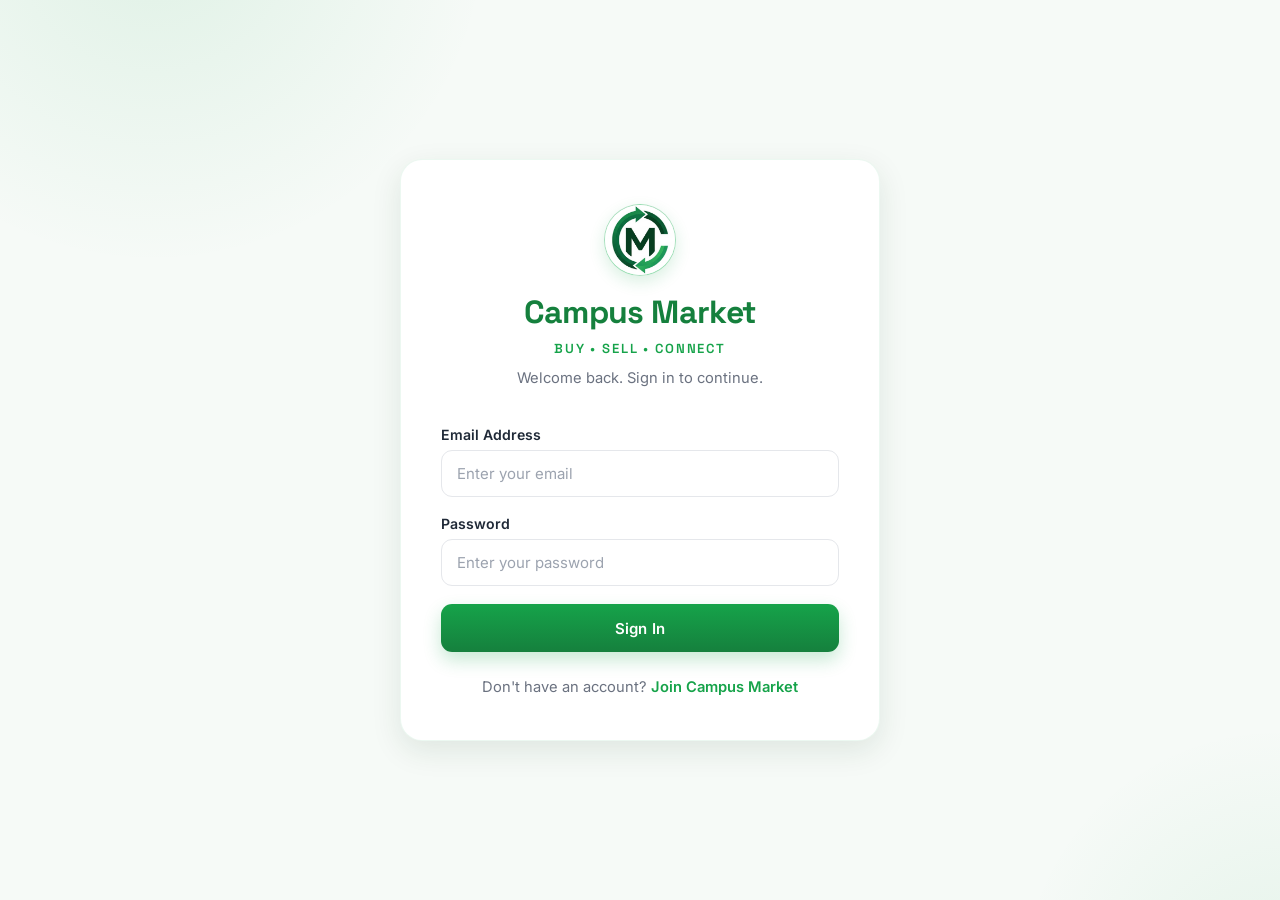
<file: login.html>
<!DOCTYPE html>
<html lang="en">
<head>
    <meta charset="UTF-8">
    <meta name="viewport" content="width=device-width, initial-scale=1.0">
    <title>Sign In | Campus Market</title>
    <link rel="icon" href="icons/icon-512.png">
    <link rel="stylesheet" href="assets/css/auth.css">
</head>
<body>
    <main class="auth-container">
        <section class="auth-card">
            <div class="brand">
                <div class="">
                    <img src="assets/images/image.png" class="brand-icon">
                </div>
                <h1>  Campus Market </h1>
                <h2> Buy • Sell • Connect </h2>
                <p> Welcome back. Sign in to continue. </p>
            </div>
            <div id="toast"></div>
            <form id="loginForm">
                <div class="form-group">
                    <label for="email"> Email Address </label>
                    <input type="email" id="email" placeholder="Enter your email" required>
                </div>
                <div class="form-group">
                    <label for="password"> Password </label>
                     <input type="password" id="password" placeholder="Enter your password" required>
                </div>
                <button type="submit" id="loginBtn"> Sign In </button>
            </form>
            <p class="auth-footer">
                Don't have an account? <a href="register.html">Join Campus Market</a>
            </p>
        </section>
    </main>
    <script src="assets/js/login.js"></script>
    <script src="assets/js/pwa.js"></script>
</body>
</html>
</file>
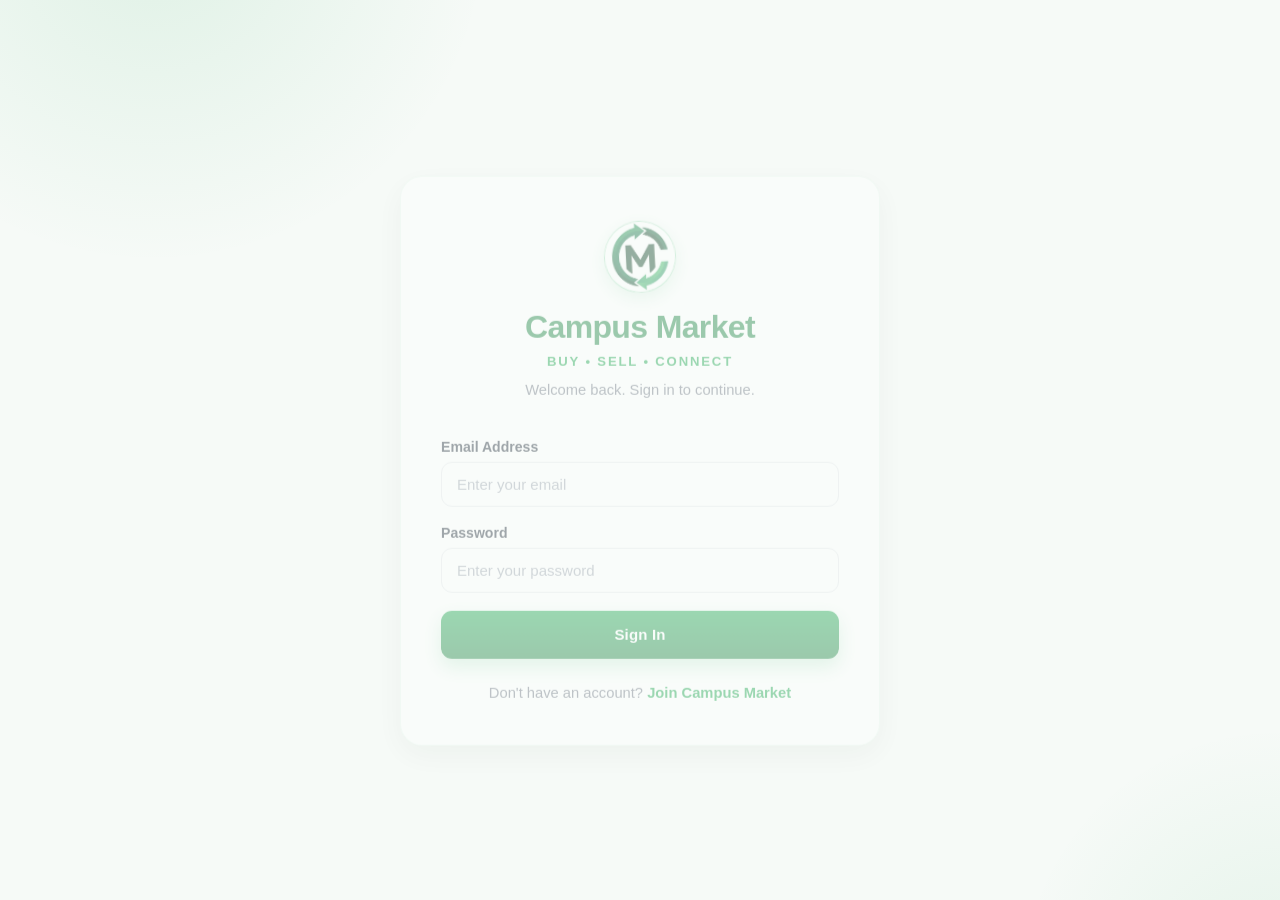
<file: marketplace.html>
<!DOCTYPE html>
<html lang="en">
<head>
    <meta charset="UTF-8">
    <meta name="viewport" content="width=device-width, initial-scale=1.0">
    <title>Campus Market</title>
    <link rel="icon" href="icons/icon-512.png">
    <link rel="stylesheet" href="assets/css/marketplace.css">
    <link rel="manifest" href="manifest.json">
    <meta name="theme-color" content="#00B074">
</head>
<body>
    <header class="navbar">
        <div class="left">
            <div class="logo"><img src="assets/images/image.png" alt="" class="logo-mark">Campus Market</div>
        </div>

        <div class="center">
            <input id="searchInput" placeholder ="Search listings...."/>
        </div>

        <div class="right nav">
            <a href="marketplace.html">Home</a>
            <a href="sell.html">Sell</a>
            <a href="profile.html">My Listings</a>
            <button id="logout">logout</button>
        </div>
    </header>

    <div class="filters">
        <button class="filter-btn" data-category="">All Categories</button>
        <button class="filter-btn" data-category="electronics">Electronics</button>
        <button class="filter-btn" data-category="books">Books</button>
        <button class="filter-btn" data-category="phones">Phones</button>
        <button class="filter-btn" data-category="laptops">Laptops</button>
        <button class="filter-btn" data-category="gadgets">Gadgets</button>
        <button class="filter-btn" data-category="fashion">Fashion</button>
        <button class="filter-btn" data-category="bags">Bags</button>
        <button class="filter-btn" data-category="shoes">Shoes</button>
        <button class="filter-btn" data-category="costmetics">Cosmetics</button>
        <button class="filter-btn" data-category="jewelries">Jewelries</button>
        <button class="filter-btn" data-category="food">Food</button>
        <button class="filter-btn" data-category="others">Others</button>
    </div>


    <div id="listingsContainer">

    </div>

    <div id="disclaimer-modal" class="disclaimer-overlay">
        <div class="disclaimer-box">
            <h2>⚠️ Before you Trade</h2>

            <p>
                Welcome to <strong>Campus Market</strong>.
            </p>

            <ul>
                <li>Inspect every item carefully before payment.</li>
                <li>Meet buyers and sellers in a safe public location.</li>
                <li>Campus Market is not responsible for transactions between users.</li>
                <li>Report suspicious users or listings immediately via our WhatsApp channel.</li>
                <li>Payment should be made only after inspecting the item (payment on delivery).</li>
            </ul>

            <p class="disclaimer-footer">
                By continuing, you acknowledge these guidelines and agree to trade responsibly.
            </p>

            <a class="community-link"
            href="https://whatsapp.com/channel/0029Vb8qMPR30LKX75o5kK0P"
            target="_blank"
            rel="noopener noreferrer">
                📢 Join our WhatsApp Channel for updates
            </a>

            <button id="continue-btn"> Continue </button>
        </div>
    </div>

    <script src="assets/js/auth.js"></script>
    <script src="assets/js/marketplace.js"></script>
    <script src="assets/js/pwa.js"></script>
</body>
</html>
</file>
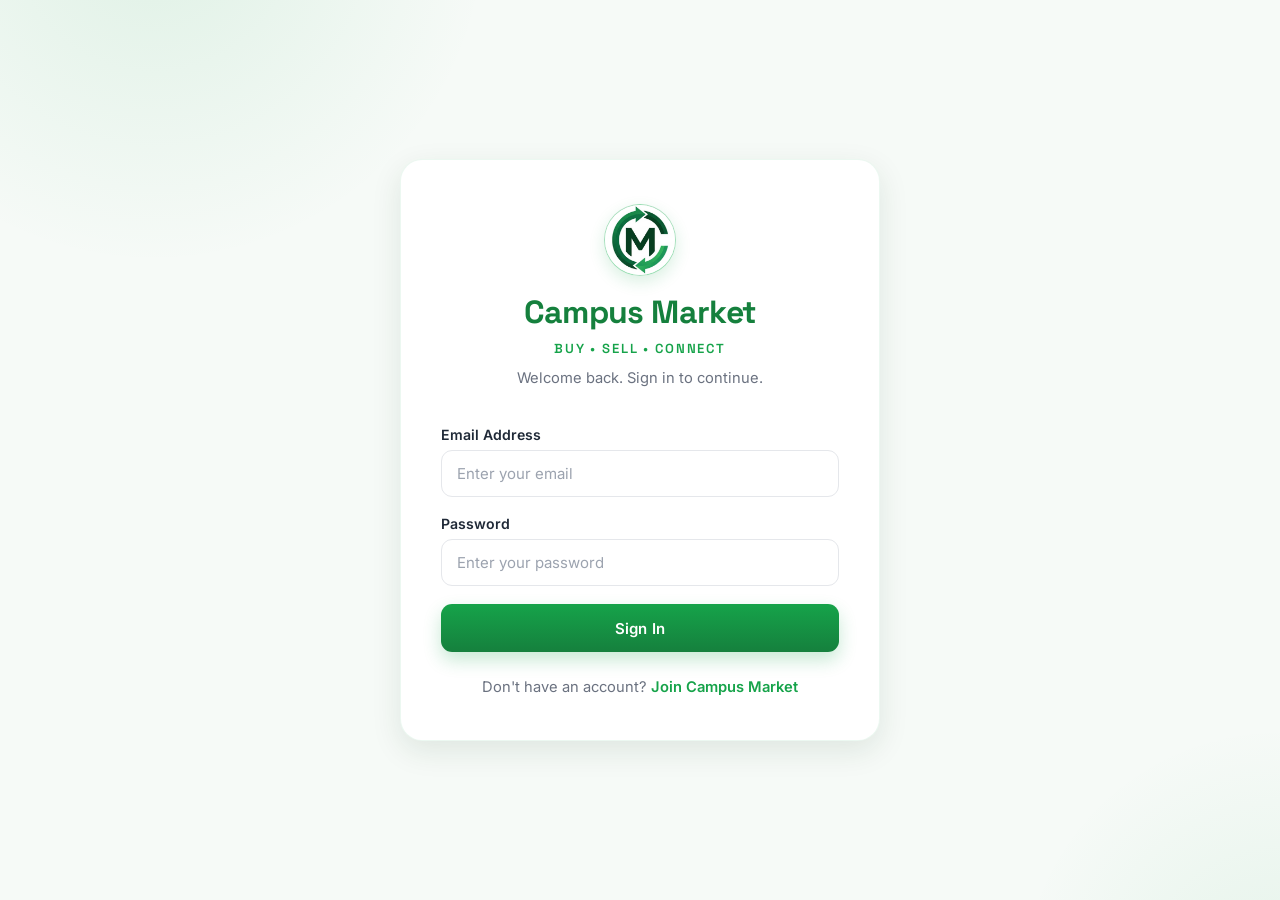
<file: profile.html>
<!DOCTYPE html>
<html lang="en">
<head>
    <meta charset="UTF-8">
    <meta name="viewport" content="width=device-width, initial-scale=1.0">
    <title>My Listings</title>
    <link rel="icon" href="icons/icon-512.png">
    <link rel="stylesheet" href="assets/css/profile.css">
    <link rel="stylesheet" href="assets/css/delete.css">
    <link rel="stylesheet" href="assets/css/navbar.css">
</head>
<body>
    <header class="navbar">
        <div class="left">
            <div class="logo"><a href="marketplace.html"><span> < </span> My listings</a></div>
        </div>
    </header>

    <div id="toast"></div>

    <div id="deleteModal" class="modal-overlay">
        <div class="modal">
            <div class="modal-icon">
                D
            </div>

            <h2>Delete Listing?</h2>
            <p>This action cannot be undone</p>

            <div class="modal-buttons">
                <button id="cancelDelete" class="cancel-btn">Cancel</button>
                <button id="confirmDelete" class="delete-btn">Delete</button>
            </div>
        </div>
    </div>
    <div id="myListingsContainer"></div>
    <script src="assets/js/auth.js"></script>
    <script src="assets/js/profile.js"></script>
    <script src="assets/js/pwa.js"></script>
</body>
</html>
</file>
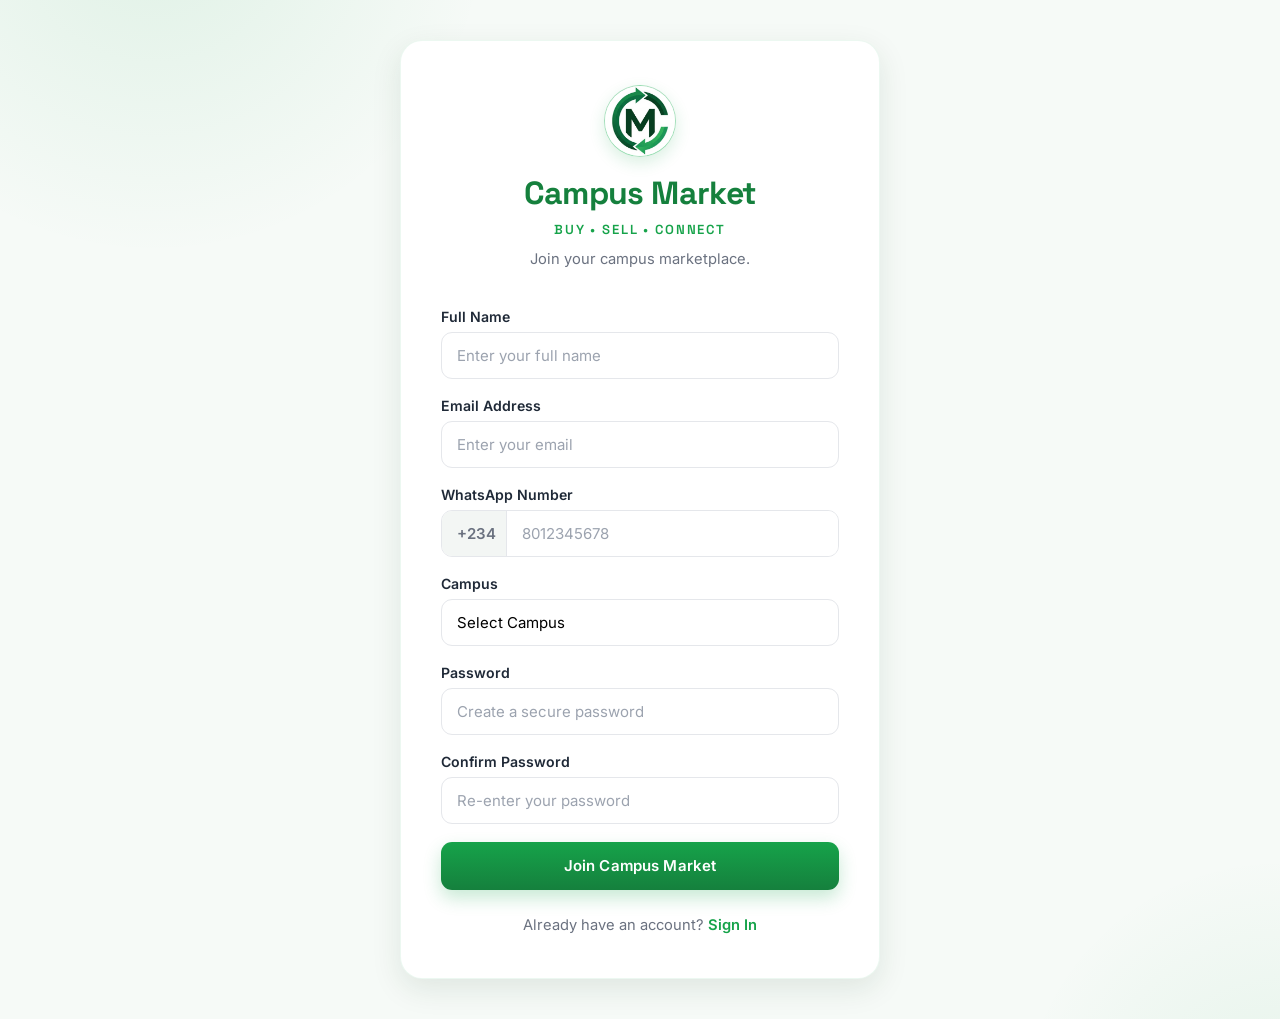
<file: register.html>
<!DOCTYPE html>
<html lang="en">
<head>
    <meta charset="UTF-8">
    <meta name="viewport" content="width=device-width, initial-scale=1.0">
    <title>Join Campus Market</title>
    <link rel="icon" href="icons/icon-512.png">
    <link rel="stylesheet" href="assets/css/auth.css">
</head>
<body>
    <main class="auth-container">

        <section class="auth-card">
            <div class="brand">
                <div class="">
                    <img src="assets/images/image.png" class="brand-icon">
                </div>
                <h1> Campus Market </h1>
                <h2> Buy • Sell • Connect </h2>
                <p> Join your campus marketplace. </p>
            </div>

            <div id="toast"></div>
            <form id="registerForm">
                <div class="form-group">
                    <label for="name"> Full Name </label>
                    <input type="text" id="name" name="name" placeholder="Enter your full name">
                </div>

                <div class="form-group">
                    <label for="email"> Email Address </label>
                    <input type="" id="email" name="email" placeholder="Enter your email">
                </div>
                
                <div class="form-group">
                    <label for="phone"> WhatsApp Number </label>
                    <div class="phone-input-wrap">
                        <span class="phone-prefix">+234</span>
                        <input type="tel" id="phone" name="phone" placeholder="8012345678" maxlength="10" inputmode="numeric">
                    </div>
                </div>
                
                <div class="form-group">
                    <label for="campus"> Campus </label>
                    <select id="campus" name="campus">
                        <option value=""> Select Campus </option>
                        <option value="ABU"> Ahmadu Bello University (ABU) </option>
                    </select>
                </div>
                
                <div class="form-group">
                    <label for="password"> Password </label>
                    <input type="password" id="password" name="password" placeholder="Create a secure password">
                    <div id="passwordRules" class="password-rules">
                        <p id="lengthRule"> ○ At least 8 characters </p>
                        <p id="upperRule"> ○ One uppercase letter </p>
                        <p id="lowerRule"> ○ One lowercase letter </p>
                        <p id="numberRule"> ○ One number </p>
                        <p id="specialRule"> ○ One special character </p>
                    </div>
                </div>
                
                <div class="form-group">
                    <label for="confirmPassword"> Confirm Password </label>
                    <input type="password" id="confirmPassword" name="confirmPassword" placeholder="Re-enter your password">
                    <small id="passwordMatch"></small>
                </div>
                <button type="submit" id="registerBtn"> Join Campus Market </button>
            </form>
            
            <p class="auth-footer"> Already have an account? <a href="login.html"> Sign In </a> </p>
        </section>
    </main>
    <script src="assets/js/register.js"></script>
    <script src="assets/js/pwa.js"></script>
</body>
</html>
</file>
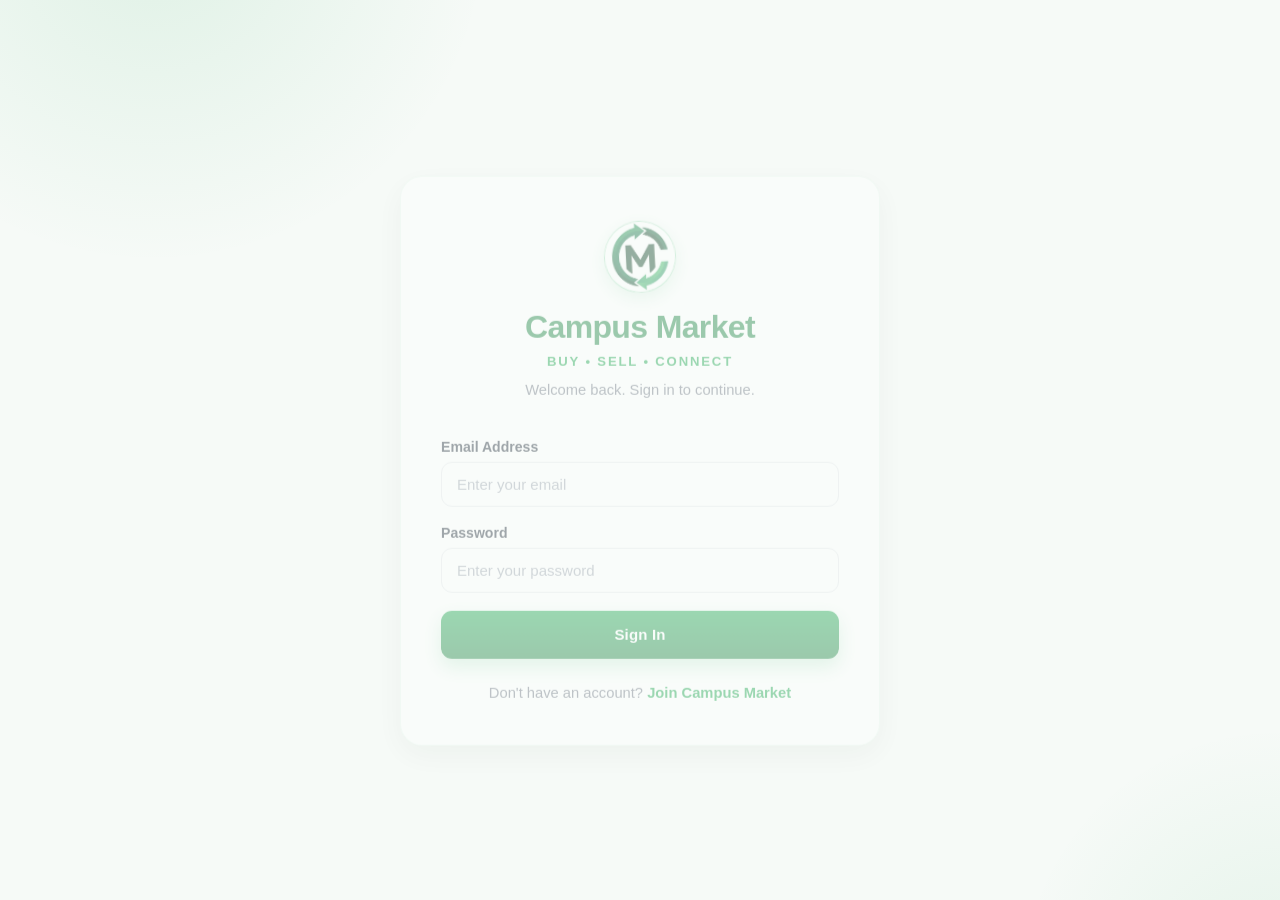
<file: sell.html>
<!DOCTYPE html>
<html lang="en">
<head>
    <meta charset="UTF-8">
    <meta name="viewport" content="width=device-width, initial-scale=1.0">
    <title>Create Listing</title>
    <link rel="icon" href="icons/icon-512.png">
    <link rel="stylesheet" href="assets/css/sell.css">
    <link rel="stylesheet" href="assets/css/navbar.css">
</head>
<body>
    <header class="navbar">
        <div class="left">
            <div class="logo"><a href="marketplace.html"> <span> < </span> Create Listing</a></div>
        </div>
    </header>
    
    <div class="create-container">

        <h1>Sell something</h1>

        <form id="listingForm">
            <div id="toast"></div>
            <label for="image" class="upload-box">
                <span>📷 Upload Image</span>
            </label>
            <input type="file" id="image" name="image" accept="image/*" hidden required>

            <label>Title</label>
            <input type="text" id="title" required>

            <label>Description</label>
            <textarea id="description" required></textarea>

            <label>Price</label>
            <input type="number" id="price" required min="0" max="999999999">

            <label>Select Category</label>
            <div class="category-options">
                <button class="category-btn" data-category="Electronics" type="button">Electronics</button>
                <button class="category-btn" data-category="Books" type="button">Books</button>
                <button class="category-btn" data-category="Phones" type="button">Phones</button>
                <button class="category-btn" data-category="Laptops" type="button">Laptops</button>
                <button class="category-btn" data-category="Gadgets" type="button">Gadgets</button>
                <button class="category-btn" data-category="Fashion" type="button">Fashion</button>
                <button class="category-btn" data-category="Bags" type="button">Bags</button>
                <button class="category-btn" data-category="Shoes" type="button">Shoes</button>
                <button class="category-btn" data-category="Costmetics" type="button">Costmetics</button>
                <button class="category-btn" data-category="Jewelries" type="button">Jewelries</button>
                <button class="category-btn" data-category="Clothing" type="button">Clothing</button>
                <button class="category-btn" data-category="Food" type="button">Food</button>
                <button class="category-btn" data-category="Others" type="button">Others</button>
            </div>
            
            <div class="submit">
                <button type="submit" class="create-btn" id="sellBtn"> Create Listing</button>
            </div>
        </form>
    </div>
    <script src="assets/js/auth.js"></script>
    <script src="assets/js/imageCompression.js"></script>
    <script src="assets/js/sell.js"></script>
    <script src="assets/js/pwa.js"></script>
</body>
</html>
</file>
<file: assets/css/auth.css>
/* ==========GOOGLE FONTS========== */
@import url("https://fonts.googleapis.com/css2?family=Space+Grotesk:wght@500;600;700&family=Inter:wght@300;400;500;600;700&display=swap");

/* ==========VARIABLES========== */
:root{
    --primary:#16A34A;
    --primary-dark:#15803D;
    --primary-light:#DCFCE7;
    --background:#F6FAF7;
    --white:#FFFFFF;
    --text:#1F2937;
    --text-light:#6B7280;
    --border:#E5E7EB;
    --success:#22C55E;
    --danger:#EF4444;
    --shadow: 0 10px 30px rgba(15,61,34,.10);
    --shadow-lg: 0 20px 50px rgba(15,61,34,.14);
    --radius: 14px;
    --font-display:"Space Grotesk", "Inter", sans-serif;
    --font-body:"Inter", sans-serif;
}

/* ==========RESET========== */
*{
    margin:0;
    padding:0;
    box-sizing:border-box;
}

@media (prefers-reduced-motion: reduce){
    *{
        animation-duration:.001ms !important;
        animation-iteration-count:1 !important;
        transition-duration:.001ms !important;
    }
}

/* =========BODY========== */
body{
    font-family:var(--font-body);
    background:
        radial-gradient(560px circle at 12% -8%, rgba(22,163,74,.10), transparent 60%),
        radial-gradient(480px circle at 100% 110%, rgba(22,163,74,.08), transparent 55%),
        var(--background);
    color:var(--text);
    -webkit-font-smoothing:antialiased;
}

/* ==========CONTAINER (mobile-first)========== */
.auth-container{
    min-height:100vh;
    display:flex;
    justify-content:center;
    align-items:center;
    padding:28px 16px;
}

/* ==========CARD========== */
.auth-card{
    width:100%;
    max-width:440px;
    background:var(--white);
    border-radius:20px;
    padding:30px 22px;
    box-shadow:var(--shadow);
    border:1px solid rgba(22,163,74,.08);
    animation:fadeUp .5s cubic-bezier(.22,1,.36,1);
}

/* ==========BRAND========== */
.brand{
    text-align:center;
    margin-bottom:30px;
}

/* Elegant circular placeholder, ready to receive a logo image */
.brand-icon{
    width:64px;
    height:64px;
    margin:0 auto 16px;
    display:flex;
    align-items:center;
    justify-content:center;
    font-size:1.9rem;
    line-height:1;
    background:
        linear-gradient(180deg, var(--white), var(--primary-light));
    border:1.5px solid rgba(22,163,74,.35);
    border-radius:50%;
    box-shadow:
        0 6px 16px rgba(22,163,74,.16),
        inset 0 0 0 4px rgba(255,255,255,.6);
    animation:sway 5s ease-in-out infinite;
}

.brand h1{
    font-family:var(--font-display);
    color:var(--primary-dark);
    font-size:1.7rem;
    font-weight:700;
    letter-spacing:-.02em;
    margin-bottom:8px;
}

.brand h2{
    font-family:var(--font-display);
    font-size:.82rem;
    font-weight:600;
    color:var(--primary);
    text-transform:uppercase;
    margin-bottom:10px;
    letter-spacing:.14em;
}

.brand p{
    color:var(--text-light);
    line-height:1.6;
    font-size:.92rem;
}

/* ==========FORM GROUP========== */
.form-group{
    margin-bottom:18px;
}

/* ==========LABEL========== */
label{
    display:block;
    margin-bottom:7px;
    font-weight:600;
    font-size:.88rem;
}

/* ==========INPUTS========== */
input,
select{
    width:100%;
    padding:13px 15px;
    border:1.5px solid var(--border);
    border-radius:11px;
    outline:none;
    font-size:15px;
    font-family:var(--font-body);
    transition:border-color .2s ease, box-shadow .2s ease, transform .15s ease;
    background:var(--white);
    -webkit-appearance:none;
    appearance:none;
}

input:hover,
select:hover{
    border-color:#C7D2CB;
}

input:focus,
select:focus{
    border-color:var(--primary);
    box-shadow: 0 0 0 4px rgba(22,163,74,.14);
}

/* ==========PLACEHOLDER========== */
input::placeholder{
    color:#9CA3AF;
}

/* ==========PHONE INPUT (fixed +234 prefix)========== */
.phone-input-wrap{
    display:flex;
    align-items:stretch;
    border:1.5px solid var(--border);
    border-radius:11px;
    overflow:hidden;
    background:var(--white);
    transition:border-color .2s ease, box-shadow .2s ease;
}

.phone-input-wrap:hover{
    border-color:#C7D2CB;
}

.phone-input-wrap:focus-within{
    border-color:var(--primary);
    box-shadow: 0 0 0 4px rgba(22,163,74,.14);
}

.phone-prefix{
    display:flex;
    align-items:center;
    padding:13px 10px 13px 15px;
    font-size:15px;
    font-weight:600;
    color:var(--text-light);
    background:#F3F6F4;
    border-right:1.5px solid var(--border);
    user-select:none;
    white-space:nowrap;
}

.phone-input-wrap input{
    border:none;
    border-radius:0;
    flex:1;
    min-width:0;
}

.phone-input-wrap input:focus{
    box-shadow:none;
}

.phone-input-wrap.input-error{
    border-color:#ef4444;
}

/* ==========PASSWORD RULES========== */
.password-rules{
    margin-top:10px;
    padding:10px 12px;
    background:#FAFDFB;
    border:1px dashed var(--border);
    border-radius:10px;
}

.password-rules p{
    font-size:13px;
    color:var(--text-light);
    margin-bottom:6px;
    transition:color .25s ease, transform .2s ease;
}

.password-rules p:last-child{
    margin-bottom:0;
}

/* JS adds this class */
.password-rules .valid{
    color:var(--success);
    font-weight:600;
    transform:translateX(2px);
}

/* ========PASSWORD MATCH========== */
#passwordMatch{
    display:block;
    margin-top:8px;
    font-size:13px;
    font-weight:500;
}

/* ==========BUTTON========== */
button{
    width:100%;
    padding:14px;
    border:none;
    border-radius:11px;
    background:var(--primary);
    background:linear-gradient(180deg, var(--primary), var(--primary-dark));
    color:white;
    font-family:var(--font-body);
    font-size:15px;
    font-weight:600;
    letter-spacing:.01em;
    cursor:pointer;
    transition:transform .18s ease, box-shadow .18s ease, opacity .18s ease;
    box-shadow:0 8px 18px rgba(22,163,74,.24);
    min-height:48px;
}

button:hover{
    transform:translateY(-2px);
    box-shadow:0 12px 22px rgba(22,163,74,.30);
}

button:active{
    transform:translateY(0) scale(.98);
    box-shadow:0 4px 10px rgba(22,163,74,.22);
}

button:disabled{
    opacity:.75;
    cursor:not-allowed;
    transform:none;
}

/* ==========FOOTER========== */
.auth-footer{
    margin-top:26px;
    text-align:center;
    color:var(--text-light);
    font-size:.92rem;
}

.auth-footer a{
    color:var(--primary);
    font-weight:600;
    text-decoration:none;
    border-bottom:1.5px solid transparent;
    transition:border-color .2s ease;
}

.auth-footer a:hover{
    border-color:var(--primary);
}

/* ==========KEYFRAMES========== */
@keyframes fadeUp{
    from{
        opacity:0;
        transform: translateY(18px);
    }
    to{
        opacity:1;
        transform: translateY(0);
    }
}

@keyframes sway{
    0%, 100%{ transform: rotate(-3deg); }
    50%{ transform: rotate(3deg); }
}

/* ==========TABLET / DESKTOP (mobile-first upscale)========== */
@media(min-width:481px){
    .auth-container{
        padding:40px 20px;
    }
    .auth-card{
        max-width:460px;
        padding:38px 36px;
        border-radius:22px;
    }
    .brand{
        margin-bottom:36px;
    }
    .brand-icon{
        width:72px;
        height:72px;
        font-size:2.1rem;
    }
    .brand h1{
        font-size:2rem;
    }
}

@media(min-width:900px){
    .auth-card{
        max-width:480px;
        padding:44px 40px;
    }
}

.password-rules{
    display: none;
}

.hidden{
    display: block;
    animation:fadeUp .3s ease;
}

.input-error{
    border: 2px solid #ef4444 !important;
    animation:shake .3s ease;
}

@keyframes shake{
    0%,100%{ transform:translateX(0); }
    25%{ transform:translateX(-4px); }
    75%{ transform:translateX(4px); }
}

#toast{
    position: fixed;
    background: linear-gradient(135deg, var(--primary), var(--primary-dark));
    padding: 16px 22px;
    text-align: center;
    border-radius: 12px;
    color: #F8FAFC;
    font-size:.92rem;
    font-weight:500;
    box-shadow: var(--shadow-lg);
    top: 24px;
    left: 50%;
    max-width:90vw;
    transform: translateX(-50%) translateY(-16px) scale(.96);
    opacity: 0;
    transition: opacity .3s ease, transform .3s cubic-bezier(.22,1,.36,1);
    pointer-events: none;
    z-index:1000;
}

#toast.show{
    opacity: 1;
    transform: translateX(-50%) translateY(0) scale(1);
}

#toast.toast-success{
    background: linear-gradient(135deg, var(--success), var(--primary-dark));
}

#toast.toast-error{
    background: linear-gradient(135deg, var(--danger), #B91C1C);
}

@media(min-width:481px){
    #toast{
        top: 32px;
    }
}
</file>
<file: assets/css/marketplace.css>
@import url("https://fonts.googleapis.com/css2?family=Space+Grotesk:wght@500;600;700&family=Inter:wght@300;400;500;600;700&display=swap");

:root {
    --green: #16a34a;
    --green-dark:#15803D;
    --light-green: #eafff1;
    --dark: #111827;
    --gray: #6b7280;
    --border:#eef1ee;
    --radius:14px;
    --shadow: 0 4px 14px rgba(17,24,39,.06);
    --shadow-hover: 0 14px 30px rgba(17,24,39,.10);
    --font-display:"Space Grotesk","Inter",sans-serif;
}

*{
    box-sizing:border-box;
}

@media (prefers-reduced-motion: reduce){
    *{
        animation-duration:.001ms !important;
        animation-iteration-count:1 !important;
        transition-duration:.001ms !important;
    }
}

body {
    margin: 0;
    font-family: "Inter", "Segoe UI", sans-serif;
    background: #f9fafb;
    color: var(--dark);
}

/* ==========NAVBAR (mobile-first)========== */
.navbar {
    display: flex;
    flex-direction: column;
    align-items: stretch;
    text-align: center;
    padding: 14px 18px;
    background: rgba(255,255,255,.9);
    -webkit-backdrop-filter:saturate(180%) blur(10px);
    backdrop-filter:saturate(180%) blur(10px);
    border-bottom: 1px solid var(--border);
    gap: 10px;
    position: sticky;
    top: 0;
    z-index: 700;
    box-shadow:0 1px 0 rgba(17,24,39,.03);
}

.left{
    display:flex;
    justify-content:center;
}

.logo {
    display:inline-flex;
    align-items:center;
    gap:8px;
    font-family:var(--font-display);
    font-weight:700;
    color: var(--green);
    font-size: 22px;
    letter-spacing:-.01em;
}

.logo-mark{
    width:45px;
    height:45px;
    display:block;
    animation:sway 5s ease-in-out infinite;
}

.center {
    width: 100%;
}

#searchInput {
    padding: 11px 16px;
    border: 1.5px solid var(--border);
    border-radius: 999px;
    width: 100%;
    max-width:480px;
    margin: 0 auto;
    display:block;
    font-family:"Inter",sans-serif;
    font-size:14px;
    background:#F8FAFB;
    transition: border-color .2s ease, box-shadow .2s ease, background .2s ease;
}

#searchInput:focus {
    outline: none;
    border-color: var(--green);
    box-shadow: 0 0 0 4px rgba(22,163,74,.12);
    background:#fff;
    font-size: 15px;
}

.nav {
    display: flex;
    flex-direction: row;
    justify-content:center;
    flex-wrap:wrap;
    gap: 8px;
}

.nav a {
    margin: 0;
    padding: 7px 12px;
    border-radius: 8px;
    text-decoration: none;
    color: var(--dark);
    font-weight:500;
    font-size:14.5px;
    transition: color .2s ease, background .2s ease;
}

.nav a:hover {
    color: var(--green-dark);
    background: var(--light-green);
}

.hero {
    text-align: center;
    padding: 40px 20px;
    background: linear-gradient(135deg, var(--light-green), white);
}

.hero h1 {
    margin: 0;
    font-family:var(--font-display);
    font-size: 28px;
}

.hero p {
    color: var(--gray);
}

/* ==========BUTTONS========== */
button {
    background: var(--green);
    color: white;
    border: none;
    padding: 10px 14px;
    margin: 10px;
    border-radius: 8px;
    cursor: pointer;
    font-weight:600;
    font-size:14px;
    transition: transform .15s ease, background .2s ease, box-shadow .2s ease;
}

button:hover {
    background: var(--green-dark);
    transform: translateY(-2px);
    box-shadow:0 8px 16px rgba(22,163,74,.22);
}

button:active{
    transform: translateY(0) scale(.97);
}

/* logout button placement on mobile */
#logout{
    margin:0;
    width:auto;
}

/* ==========FILTERS========== */
.filters{
    display: flex;
    gap: 8px;
    overflow-x: auto;
    padding: 14px 14px 6px;
    scrollbar-width: none;
    -ms-overflow-style: none;
}

.filters::-webkit-scrollbar{
    display: none;
}

.filter-btn{
    flex-shrink: 0;
    padding: 9px 18px;
    border-radius: 999px;
    background: #ffffff;
    color: #374151;
    cursor: pointer;
    font-weight: 600;
    font-size:13.5px;
    border: 1px solid var(--border);
    box-shadow: 0 1px 2px rgba(0,0,0,.05);
    transition: background .2s ease, color .2s ease, border-color .2s ease, transform .15s ease;
}

.filter-btn:hover{
    background: var(--light-green);
    color: var(--green-dark);
    border-color: var(--green);
    transform:translateY(-1px);
}

.filter-btn:active{
    transform:translateY(0) scale(.97);
}

.filter-btn.active{
    background: var(--green);
    color: white;
    border-color: var(--green);
    box-shadow:0 6px 14px rgba(22,163,74,.28);
}

/* ==========LISTINGS GRID========== */
#listingsContainer{
    display: grid;
    grid-template-columns: 1fr;
    gap: 18px;
    padding: 16px;
}

.listing-card {
    background: white;
    border-radius: var(--radius);
    overflow: hidden;
    box-shadow: var(--shadow);
    border:1px solid var(--border);
    transition: transform .25s ease, box-shadow .25s ease;
    display:flex;
    flex-direction:column;
    animation: fadeIn .45s ease-in-out backwards;
}

.listing-card:nth-child(1){ animation-delay:.02s; }
.listing-card:nth-child(2){ animation-delay:.06s; }
.listing-card:nth-child(3){ animation-delay:.10s; }
.listing-card:nth-child(4){ animation-delay:.14s; }
.listing-card:nth-child(5){ animation-delay:.18s; }
.listing-card:nth-child(n+6){ animation-delay:.20s; }

.listing-card:hover {
    transform: translateY(-5px);
    box-shadow: var(--shadow-hover);
}

.listing-card h3 {
    margin: 10px;
    font-family:var(--font-display);
    font-size: 16px;
    font-weight:600;
}

.listing-card p {
    margin: 10px;
    color: var(--gray);
}

@keyframes fadeIn {
    from {
        opacity: 0;
        transform: translateY(14px);
    }
    to {
        opacity: 1;
        transform: translateY(0);
    }
}

.listing-image {
    width: 100%;
    height: 200px;
    object-fit: cover;
}

.listing-content {
    padding: 0 10px;
    color:var(--gray);
    font-size:14px;
    line-height:1.5;
    display:-webkit-box;
    -webkit-line-clamp:2;
    -webkit-box-orient:vertical;
    overflow:hidden;
}

.price {
    padding-top: 6px;
    margin:10px;
    font-weight: 700;
    font-size:16px;
    color: var(--green);
}

.category {
    display: inline-block;
    padding: 6px 16px;
    border-radius: 999px;
    background: var(--light-green);
    color: #15803d;
    font-size: 12.5px;
    font-weight: 700;
    letter-spacing:.02em;
    text-transform:uppercase;
    margin: 0 10px 10px;
}

.chat-btn {
    display: block;
    text-align: center;
    text-decoration: none;
    background: var(--green);
    color: white;
    padding: 12px;
    border-radius: 8px;
    margin-top: 15px;
    font-weight: 600;
    transition: background .3s ease;
}
.chat-btn:hover {
    background: var(--green-dark);
}

.image-link{
    display: block;
    text-decoration: none;
}

.card-images{
    width: 100%;
    height: 190px;
    object-fit: cover;
    object-position: center;
    display: block;
    background: #f3f4f6;
    transition: transform .4s ease;
}

.listing-card:hover .card-images{
    transform: scale(1.05);
}

/* ==========EMPTY / LOADING STATES========== */
.empty-state{
    grid-column: 1 / -1;
    text-align: center;
    padding: 70px 20px;
    color: #6b7280;
}

.empty-state h2{
    font-family:var(--font-display);
    color: var(--green);
    margin-bottom: 10px;
}

.empty-state p{
    font-size: 15px;
}

.empty-state a{
    text-decoration: none;
    font-weight: 600;
    font-size: 16px;
    color: var(--green);
    border-bottom:1.5px solid transparent;
    transition:border-color .2s ease;
}

.loading{
    grid-column: 1 / -1;
    text-align: center;
    padding: 70px;
}

.spinner{
    width: 56px;
    height: 56px;
    border: 4px solid var(--border);
    border-top-color: var(--green);
    border-radius: 50%;
    margin: 0 auto 16px;
    animation: spin .9s linear infinite;
}

.loading p{
    color:var(--gray);
    font-weight:500;
}

@keyframes spin {
    to{
        transform: rotate(360deg);
    }
}

@keyframes sway{
    0%, 100%{ transform: rotate(-4deg); }
    50%{ transform: rotate(4deg); }
}

/* ==========TABLET / DESKTOP (mobile-first upscale)========== */
@media (min-width: 560px){
    #listingsContainer{
        grid-template-columns: repeat(2, 1fr);
        padding: 20px;
        gap: 20px;
    }
}

@media (min-width: 769px) {
    .navbar {
        flex-direction: row;
        align-items: center;
        justify-content: space-between;
        text-align: left;
        padding: 15px 30px;
    }
    .left{
        justify-content:flex-start;
    }
    .center {
        width: auto;
        flex:1;
        display:flex;
        justify-content:center;
    }
    #searchInput {
        width: 100%;
    }
    .nav {
        margin-top: 0;
    }
}

@media (min-width: 980px){
    #listingsContainer{
        grid-template-columns: repeat(3, 1fr);
        padding: 24px 30px;
    }
}

@media (min-width: 1280px){
    #listingsContainer{
        grid-template-columns: repeat(4, 1fr);
    }
}

/* Disclaimer */
.disclaimer-overlay{
    position: fixed;
    inset: 0;
    background: rgba(0,0,0,.65);

    display: none;
    justify-content: center;
    align-items: center;

    padding: 20px;
    z-index: 9999;
}

.disclaimer-overlay.show{
    display: flex;
}

.disclaimer-box{
    background: #fff;
    width: 100%;
    max-width: 430px;
    font-size: 14px;
    max-height: 85vh;
    overflow-y: auto;
    -webkit-overflow-scrolling: touch;

    border-radius: 16px;
    padding: 24px;

    animation: popup .25s ease;
}

.disclaimer-box h2{
    color: var(--green);
    font-size:20px;
    margin-bottom: 10px;
}

.disclaimer-box p{
    margin-bottom: 15px;
    font-size: 14px;
    line-height: 1.4;
}

.disclaimer-box ul{
    padding-left: 18px;
    margin-bottom: 20px;
}

.disclaimer-box li{
    margin-bottom: 8px;
    font-size: 13px;
    line-height: 1.4;
}

.disclaimer-box button{
    width: 100%;
    border: none;
    background: var(--green);
    color: #fff;
    padding: 14px;
    border-radius: 8px;
    cursor: pointer;
    font-size: 14px;
    font-weight: 600;
}

.disclaimer-box button:hover{
    opacity: .9;
}

@keyframes popup{
    from{
        transform: scale(.85);
        opacity: 0;
    }

    to{
        transform: scale(1);
        opacity: 1;
    }
}

.disclaimer-footer{
    margin: 20px 0;
    padding-top: 15px;

    border-top: 1px solid #e5e5e5;

    color: #666;
    font-size: 14px;
    line-height: 1.4;
    text-align: center;

    font-style: italic;
}

.community-link{
    display: block;
    text-align: center;
    margin: 13px 0 18px;
    font-size: 13px;
    color: var(--green);
    text-decoration: none;
    font-weight: 600;
}

.community-link:hover{
    text-decoration: underline;
}

/* Mobile */
@media (max-width:480px){

    .disclaimer-box{
        font-size:13px;
    }

    .disclaimer-box h2{
        font-size:18px;
    }

    .disclaimer-box li{
        font-size:12.5px;
    }

}
</file>
<file: assets/css/profile.css>
@import url("https://fonts.googleapis.com/css2?family=Space+Grotesk:wght@600;700&family=Inter:wght@400;500;600;700&display=swap");

:root {
    --green: #16a34a;
    --green-dark: #15803D;
    --light-green: #eafff1;
    --dark: #111827;
    --gray: #6b7280;
    --border:#eef1ee;
    --radius:14px;
    --shadow: 0 4px 14px rgba(17,24,39,.06);
    --shadow-hover: 0 14px 30px rgba(17,24,39,.10);
    --font-display:"Space Grotesk","Inter",sans-serif;
}

*{
    box-sizing:border-box;
}

@media (prefers-reduced-motion: reduce){
    *{
        animation-duration:.001ms !important;
        animation-iteration-count:1 !important;
        transition-duration:.001ms !important;
    }
}

body {
    margin: 0;
    font-family: "Inter", "Segoe UI", sans-serif;
    background: #f9fafb;
    color: var(--dark);
}

/* ==========LISTINGS GRID (mobile-first)========== */
#myListingsContainer {
    display: grid;
    grid-template-columns: 1fr;
    gap: 18px;
    padding: 16px;
}

.listing-card {
    background: white;
    border-radius: var(--radius);
    padding: 0;
    overflow: hidden;
    box-shadow: var(--shadow);
    border:1px solid var(--border);
    transition: transform .25s ease, box-shadow .25s ease;
    animation: fadeIn .45s ease-in-out backwards;
    display:flex;
    flex-direction:column;
}

.listing-card:nth-child(1){ animation-delay:.02s; }
.listing-card:nth-child(2){ animation-delay:.06s; }
.listing-card:nth-child(3){ animation-delay:.10s; }
.listing-card:nth-child(n+4){ animation-delay:.14s; }

.listing-card:hover {
    transform: translateY(-5px);
    box-shadow: var(--shadow-hover);
}

.listing-card h3 {
    margin: 10px;
    font-family:var(--font-display);
    font-size: 16px;
    font-weight:600;
}

.listing-card p {
    margin: 10px;
    color: var(--gray);
}

@keyframes fadeIn {
    from {
        opacity: 0;
        transform: translateY(14px);
    }
    to {
        opacity: 1;
        transform: translateY(0);
    }
}

.listing-content {
    padding: 0 10px;
    color:var(--gray);
    font-size:14px;
    line-height:1.5;
}

.price{
    margin:10px;
    padding-top:4px;
    font-weight:700;
    font-size:16px;
    color:var(--green);
}

.category {
    display: inline-block;
    padding: 6px 16px;
    border-radius: 999px;
    background: var(--light-green);
    color: #15803d;
    font-size: 12.5px;
    font-weight: 700;
    letter-spacing:.02em;
    text-transform:uppercase;
    margin: 0 10px 12px;
}

.card-images{
    width: 100%;
    height: 190px;
    object-fit: cover;
    object-position: center;
    display: block;
    background: #f3f4f6;
    transition: transform .4s ease;
}

.listing-card:hover .card-images{
    transform: scale(1.05);
}

/* ==========ACTION BUTTONS========== */
/* Wraps on narrow screens so both actions always stay full-size and tappable */
.action-btns{
    display: flex;
    flex-wrap:wrap;
    gap:10px;
    justify-content: space-evenly;
    padding: 4px 10px 16px;
}

.action-btns button{
    flex:1 1 120px;
    min-height:46px;
    margin:0;
    border-radius:9px;
    font-weight:600;
    font-size:13.5px;
    cursor:pointer;
    border:none;
    transition: transform .15s ease, box-shadow .2s ease, background .2s ease, opacity .2s ease;
}

.action-btns button:active{
    transform: scale(.97);
}

/* Delete: quiet outline treatment so it never gets tapped by accident */
.del-btn,
.toggle-sold.del-btn{
    background: #FEF2F2;
    color: #DC2626;
    border: 1.5px solid #FECACA;
}

.del-btn:hover{
    background: #FEE2E2;
    border-color:#FCA5A5;
    box-shadow:none;
    transform:translateY(-1px);
}

/* Mark as Sold / Mark as Available: solid, always the confident primary action */
.sold-btn,
.toggle-sold{
    background: var(--green);
    color: #fff;
    box-shadow:0 6px 14px rgba(22,163,74,.22);
}

.sold-btn:hover,
.toggle-sold:hover{
    background: var(--green-dark);
    transform:translateY(-1px);
    box-shadow:0 10px 20px rgba(22,163,74,.28);
}

.sold-btn[data-status="sold"]{
    background:#6B7280;
    box-shadow:none;
}

.sold-btn[data-status="sold"]:hover{
    background:#4B5563;
}

.sold-btn:disabled,
.del-btn:disabled{
    opacity:.7;
    cursor:not-allowed;
    transform:none;
}

/* ==========EMPTY STATE========== */
.empty-state{
    grid-column: 1 / -1;
    text-align: center;
    padding: 70px 20px;
    color: #6b7280;
}

.empty-state h2{
    font-family:var(--font-display);
    color: #16a34a;
    margin-bottom: 10px;
}

.empty-state p{
    font-size: 15px;
    margin-bottom:6px;
}

.empty-state a{
    text-decoration: none;
    font-weight: 600;
    font-size: 16px;
    color: var(--green);
    border-bottom:1.5px solid transparent;
    transition:border-color .2s ease;
}

.empty-state a:hover{
    border-color: var(--green);
}

.loading{
    grid-column: 1 / -1;
    text-align: center;
    padding: 70px;
}

.spinner{
    width: 56px;
    height: 56px;
    border: 4px solid var(--border);
    border-top-color: var(--green);
    border-radius: 50%;
    margin: 0 auto 16px;
    animation: spin .9s linear infinite;
}

.loading p{
    color:var(--gray);
    font-weight:500;
}

@keyframes spin {
    to{
        transform: rotate(360deg);
    }
}

@keyframes sway{
    0%, 100%{ transform: rotate(-4deg); }
    50%{ transform: rotate(4deg); }
}

/* ==========TABLET / DESKTOP (mobile-first upscale)========== */
@media (min-width: 560px) {
    #myListingsContainer {
        grid-template-columns: repeat(2, 1fr);
        padding: 20px;
        gap: 20px;
    }
}

@media (min-width: 980px){
    #myListingsContainer{
        grid-template-columns: repeat(3, 1fr);
        padding: 24px 30px;
    }
}

@media (min-width: 1280px){
    #myListingsContainer{
        grid-template-columns: repeat(4, 1fr);
    }
}

#toast{
    position: fixed;
    background: linear-gradient(135deg, var(--green), var(--green-dark));
    padding: 16px 22px;
    text-align: center;
    border-radius: 12px;
    color: #F8FAFC;
    font-size:.92rem;
    font-weight:500;
    box-shadow: 0 20px 50px rgba(15,61,34,.18);
    top: 24px;
    left: 50%;
    max-width:90vw;
    transform: translateX(-50%) translateY(-16px) scale(.96);
    opacity: 0;
    transition: opacity .3s ease, transform .3s cubic-bezier(.22,1,.36,1);
    pointer-events: none;
    z-index:1000;
}

#toast.show{
    opacity: 1;
    transform: translateX(-50%) translateY(0) scale(1);
}

/* ==========TABLET / DESKTOP (mobile-first upscale)========== */
@media (min-width:600px){
    #toast{
        top: 32px;
    }
}
</file>
<file: assets/css/delete.css>
:root{
    --green:#16a34a;
    --gray:#6b7280;
}

@media (prefers-reduced-motion: reduce){
    *{
        animation-duration:.001ms !important;
        transition-duration:.001ms !important;
    }
}

.modal-overlay{
    position: fixed;
    inset: 0;
    background: rgba(15, 23, 42, .45);
    -webkit-backdrop-filter: blur(3px);
    backdrop-filter: blur(3px);
    display: none;
    justify-content: center;
    align-items: center;
    z-index: 999;
    padding:16px;
    animation: overlayIn .2s ease;
}

@keyframes overlayIn{
    from{ opacity:0; }
    to{ opacity:1; }
}

.modal{
    width: min(100%, 380px);
    background: white;
    border-radius: 18px;
    padding: 28px 24px;
    text-align: center;
    box-shadow: 0 24px 60px rgba(15,23,42,.25);
    animation: pop .28s cubic-bezier(.22,1,.36,1);
}

.modal-icon{
    width:56px;
    height:56px;
    margin:0 auto 16px;
    display:flex;
    align-items:center;
    justify-content:center;
    font-size: 22px;
    font-weight:700;
    color:#DC2626;
    background:#FEF2F2;
    border:1.5px solid #FECACA;
    border-radius:50%;
}

.modal h2{
    font-size:1.15rem;
    margin-bottom: 8px;
}

.modal p{
    color: var(--gray);
    font-size:.92rem;
    margin-bottom: 24px;
}

.modal-buttons{
    display: flex;
    gap: 12px;
}

.modal-buttons button{
    flex: 1;
    min-height:46px;
    border-radius:10px;
    font-weight:600;
    font-size:14px;
    cursor:pointer;
    border:none;
    transition: transform .15s ease, background .2s ease, box-shadow .2s ease;
}

.modal-buttons button:active{
    transform: scale(.97);
}

.cancel-btn{
    background: #F3F4F6;
    color: #111827;
}

.cancel-btn:hover{
    background: #E5E7EB;
}

.delete-btn{
    background: #DC2626;
    color:#fff;
    box-shadow:0 8px 18px rgba(220,38,38,.25);
}

.delete-btn:hover{
    background: #B91C1C;
    box-shadow:0 10px 22px rgba(220,38,38,.3);
}

.delete-btn:disabled{
    opacity:.75;
    cursor:not-allowed;
    transform:none;
}

@keyframes pop {
    from{
        transform: scale(.92) translateY(8px);
        opacity: 0;
    }
    to{
        transform: scale(1) translateY(0);
        opacity: 1;
    }
}

@media (min-width:481px){
    .modal{
        padding: 32px 30px;
    }
}
</file>
<file: assets/css/navbar.css>
@import url("https://fonts.googleapis.com/css2?family=Space+Grotesk:wght@600;700&display=swap");

:root{
    --green: #16a34a;
    --green-dark:#15803D;
    --border:#eef1ee;
}

@media (prefers-reduced-motion: reduce){
    *{
        animation-duration:.001ms !important;
        transition-duration:.001ms !important;
    }
}

@media (max-width: 480px) {
    .nav {
        display: flex;
        flex-direction: row;
        flex-wrap:wrap;
        gap: 10px;
        margin-top: 10px;
    }
}

.navbar {
    display: flex;
    align-items: center;
    justify-content: space-between;
    padding: 14px 18px;
    background: rgba(255,255,255,.9);
    -webkit-backdrop-filter:saturate(180%) blur(10px);
    backdrop-filter:saturate(180%) blur(10px);
    border-bottom: 1px solid var(--border);
    gap: 15px;
    flex-wrap: wrap;
    position: sticky;
    top: 0;
    z-index: 700;
    box-shadow:0 1px 0 rgba(17,24,39,.03);
}

.logo a {
    display:inline-flex;
    align-items:center;
    gap:4px;
    text-decoration: none;
    font-family:"Space Grotesk","Inter",sans-serif;
    font-weight: 700;
    color: var(--green);
    font-size: 20px;
    letter-spacing:-.01em;
    transition: color .2s ease;
}

.logo a:hover{
    color: var(--green-dark);
}

.logo span{
    font-size: 26px;
    font-weight: 900;
    display:inline-block;
    transition: transform .25s ease;
}

.logo a:hover span{
    transform: translateX(-4px);
}

@media (min-width: 769px){
    .navbar{
        padding: 15px 30px;
    }
    .logo a{
        font-size: 23px;
    }
    .logo span{
        font-size: 32px;
    }
}
</file>
<file: assets/css/sell.css>
@import url("https://fonts.googleapis.com/css2?family=Space+Grotesk:wght@600;700&family=Inter:wght@400;500;600;700&display=swap");

:root{
    --green: #16a34a;
    --green-dark:#15803D;
    --light-green:#eafff1;
    --dark:#111827;
    --gray:#6b7280;
    --border:#e5e7eb;
    --shadow: 0 4px 14px rgba(17,24,39,.06);
    --font-display:"Space Grotesk","Inter",sans-serif;
}

*{
    box-sizing:border-box;
}

@media (prefers-reduced-motion: reduce){
    *{
        animation-duration:.001ms !important;
        transition-duration:.001ms !important;
    }
}

body {
    margin: 0;
    font-family: "Inter", "Segoe UI", sans-serif;
    background: #f9fafb;
    color: var(--dark);
}

/* ==========CONTAINER (mobile-first)========== */
.create-container {
    max-width: 700px;
    margin: 20px auto;
    background: white;
    padding: 22px 18px;
    border-radius: 16px;
    box-shadow: var(--shadow);
    border:1px solid var(--border);
}

.create-container h1{
    font-family:var(--font-display);
    font-size:1.4rem;
    margin-bottom:18px;
}

label{
    display:block;
    font-weight:600;
    font-size:.88rem;
    margin-bottom:6px;
}

input,
textarea {
    width: 100%;
    padding: 12px 14px;
    margin-top: 4px;
    margin-bottom: 18px;
    border: 1.5px solid var(--border);
    border-radius: 10px;
    box-sizing: border-box;
    font-family:"Inter",sans-serif;
    font-size:15px;
    transition: border-color .2s ease, box-shadow .2s ease;
}

input:focus,
textarea:focus{
    outline:none;
    border-color: var(--green);
    box-shadow: 0 0 0 4px rgba(22,163,74,.12);
}

textarea{
    min-height:100px;
    resize:vertical;
}

.category-options {
    display: flex;
    flex-wrap: wrap;
    gap: 10px;
    margin-bottom: 22px;
}

.category-btn {
    background: white;
    margin-top: 0;
    color: #16a34a;
    border: 1.5px solid #16a34a;
    border-radius: 999px;
    padding: 9px 16px;
    font-size:13.5px;
    font-weight:600;
    cursor: pointer;
    transition: background .2s ease, color .2s ease, transform .15s ease, box-shadow .2s ease;
}

.category-btn:hover{
    background: var(--light-green);
    transform:translateY(-1px);
}

.category-btn:active{
    transform:translateY(0) scale(.96);
}

.category-btn.active {
    background: #16a34a;
    color: white;
    box-shadow:0 6px 14px rgba(22,163,74,.28);
}

.upload-box {
    width: 100%;
    height: 180px;
    border: 2px dashed #16a34a;
    border-radius: 14px;
    display: flex;
    justify-content: center;
    align-items: center;
    text-align: center;
    cursor: pointer;
    background: #f9fff9;
    color: #16a34a;
    font-size: 16px;
    font-weight: 600;
    transition: background .25s ease, transform .2s ease, border-color .25s ease;
    margin-bottom:4px;
    overflow:hidden;
}

.upload-box:hover {
    background: #eefcf0;
    border-color: var(--green-dark);
    transform: translateY(-2px);
}

.create-btn {
    background: var(--green);
    background:linear-gradient(180deg, var(--green), var(--green-dark));
    color: white;
    border: none;
    padding: 13px 28px;
    margin: 6px 0 0;
    border-radius: 10px;
    cursor: pointer;
    transition: transform .18s ease, box-shadow .2s ease;
    font-size: 15px;
    font-weight: 700;
    min-height:48px;
    width:100%;
    box-shadow:0 8px 18px rgba(22,163,74,.24);
}

.create-btn:hover {
    transform: translateY(-2px);
    box-shadow:0 12px 22px rgba(22,163,74,.3);
}

.create-btn:disabled {
    opacity: 0.6;
    cursor: not-allowed;
    pointer-events: none;
}

.create-btn:active{
    transform: translateY(0) scale(.98);
}

.submit{
    text-align: center;
    justify-content: center;
    align-items: center;
    margin-top:10px;
}

#toast{
    position: fixed;
    background: linear-gradient(135deg, var(--green), var(--green-dark));
    padding: 16px 22px;
    text-align: center;
    border-radius: 12px;
    color: #F8FAFC;
    font-size:.92rem;
    font-weight:500;
    box-shadow: 0 20px 50px rgba(15,61,34,.18);
    top: 24px;
    left: 50%;
    max-width:90vw;
    transform: translateX(-50%) translateY(-16px) scale(.96);
    opacity: 0;
    transition: opacity .3s ease, transform .3s cubic-bezier(.22,1,.36,1);
    pointer-events: none;
    z-index:1000;
}

#toast.show{
    opacity: 1;
    transform: translateX(-50%) translateY(0) scale(1);
}

/* ==========TABLET / DESKTOP (mobile-first upscale)========== */
@media (min-width:600px){
    .create-container{
        margin: 40px auto;
        padding: 30px;
        border-radius:18px;
    }
    .create-container h1{
        font-size:1.6rem;
    }
    .upload-box{
        height:220px;
    }
    .create-btn{
        width:auto;
        padding: 13px 34px;
    }
    #toast{
        top: 32px;
    }
}
</file>
